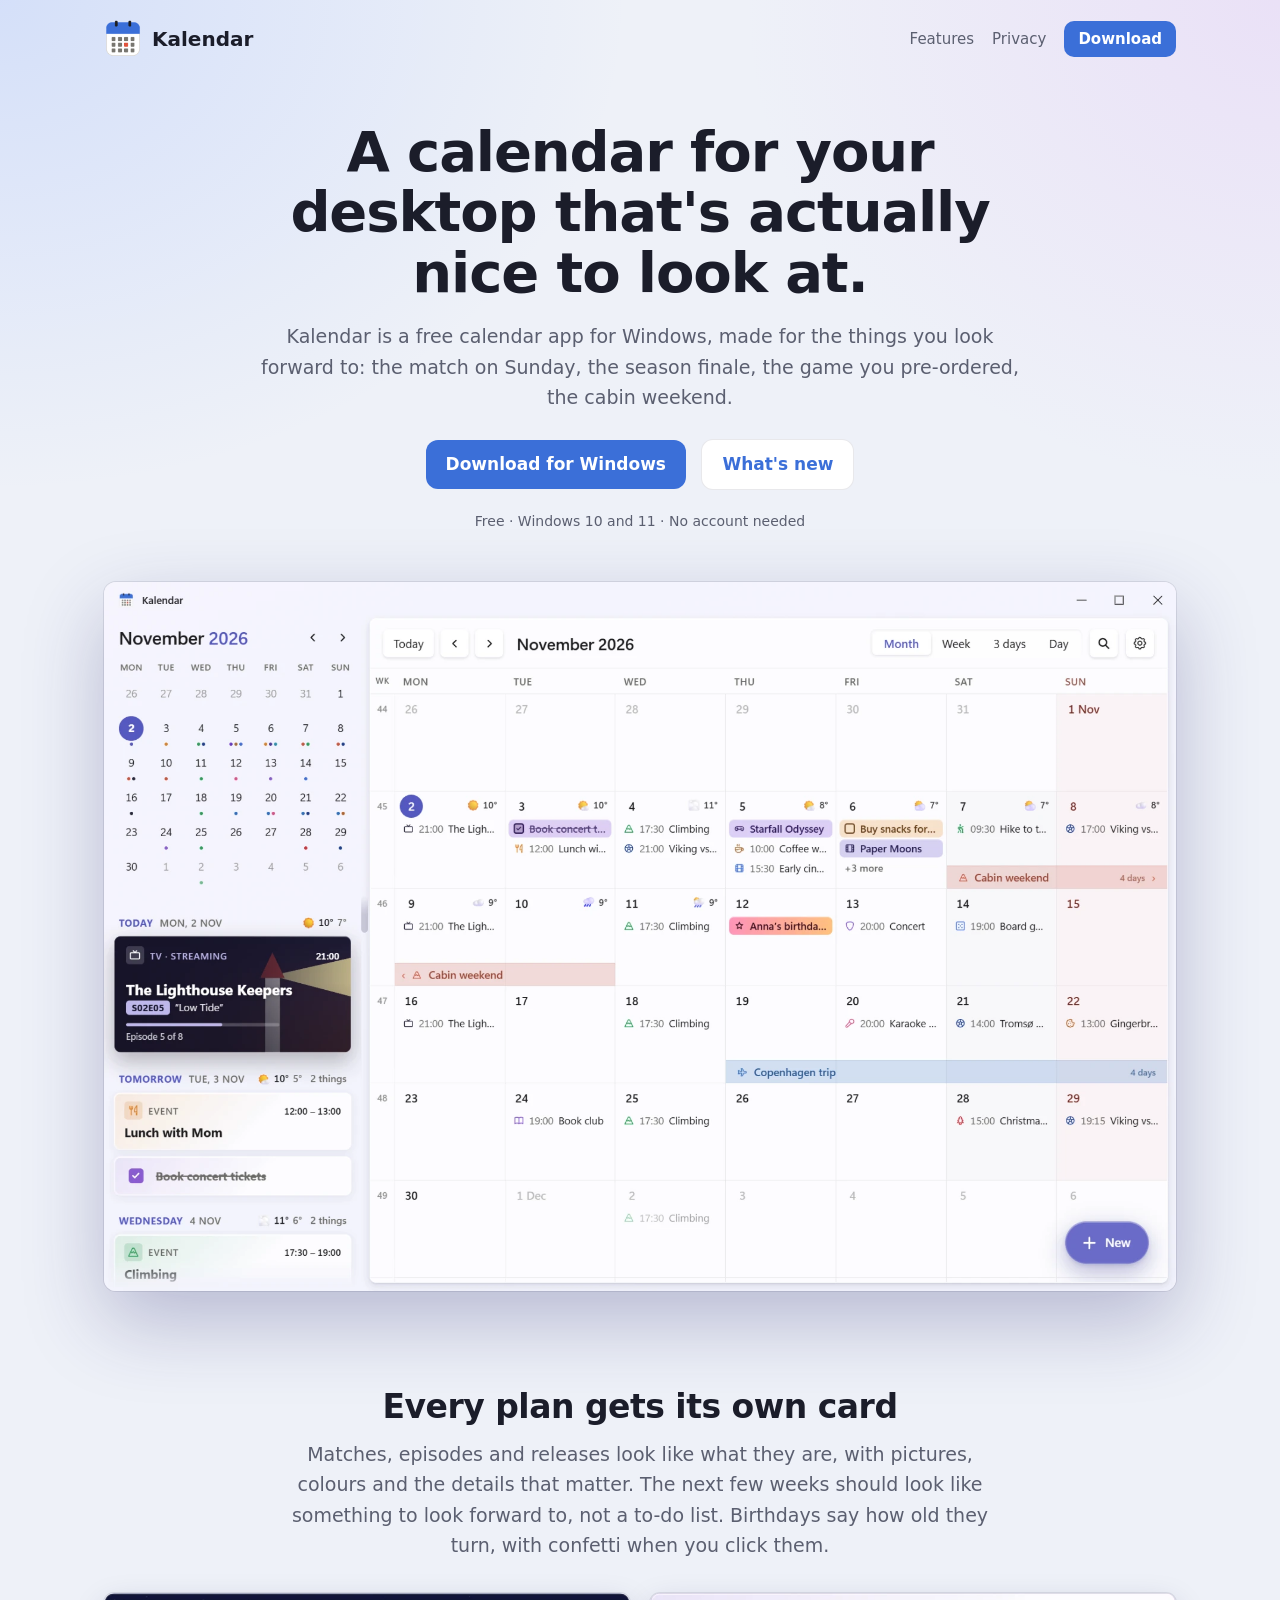
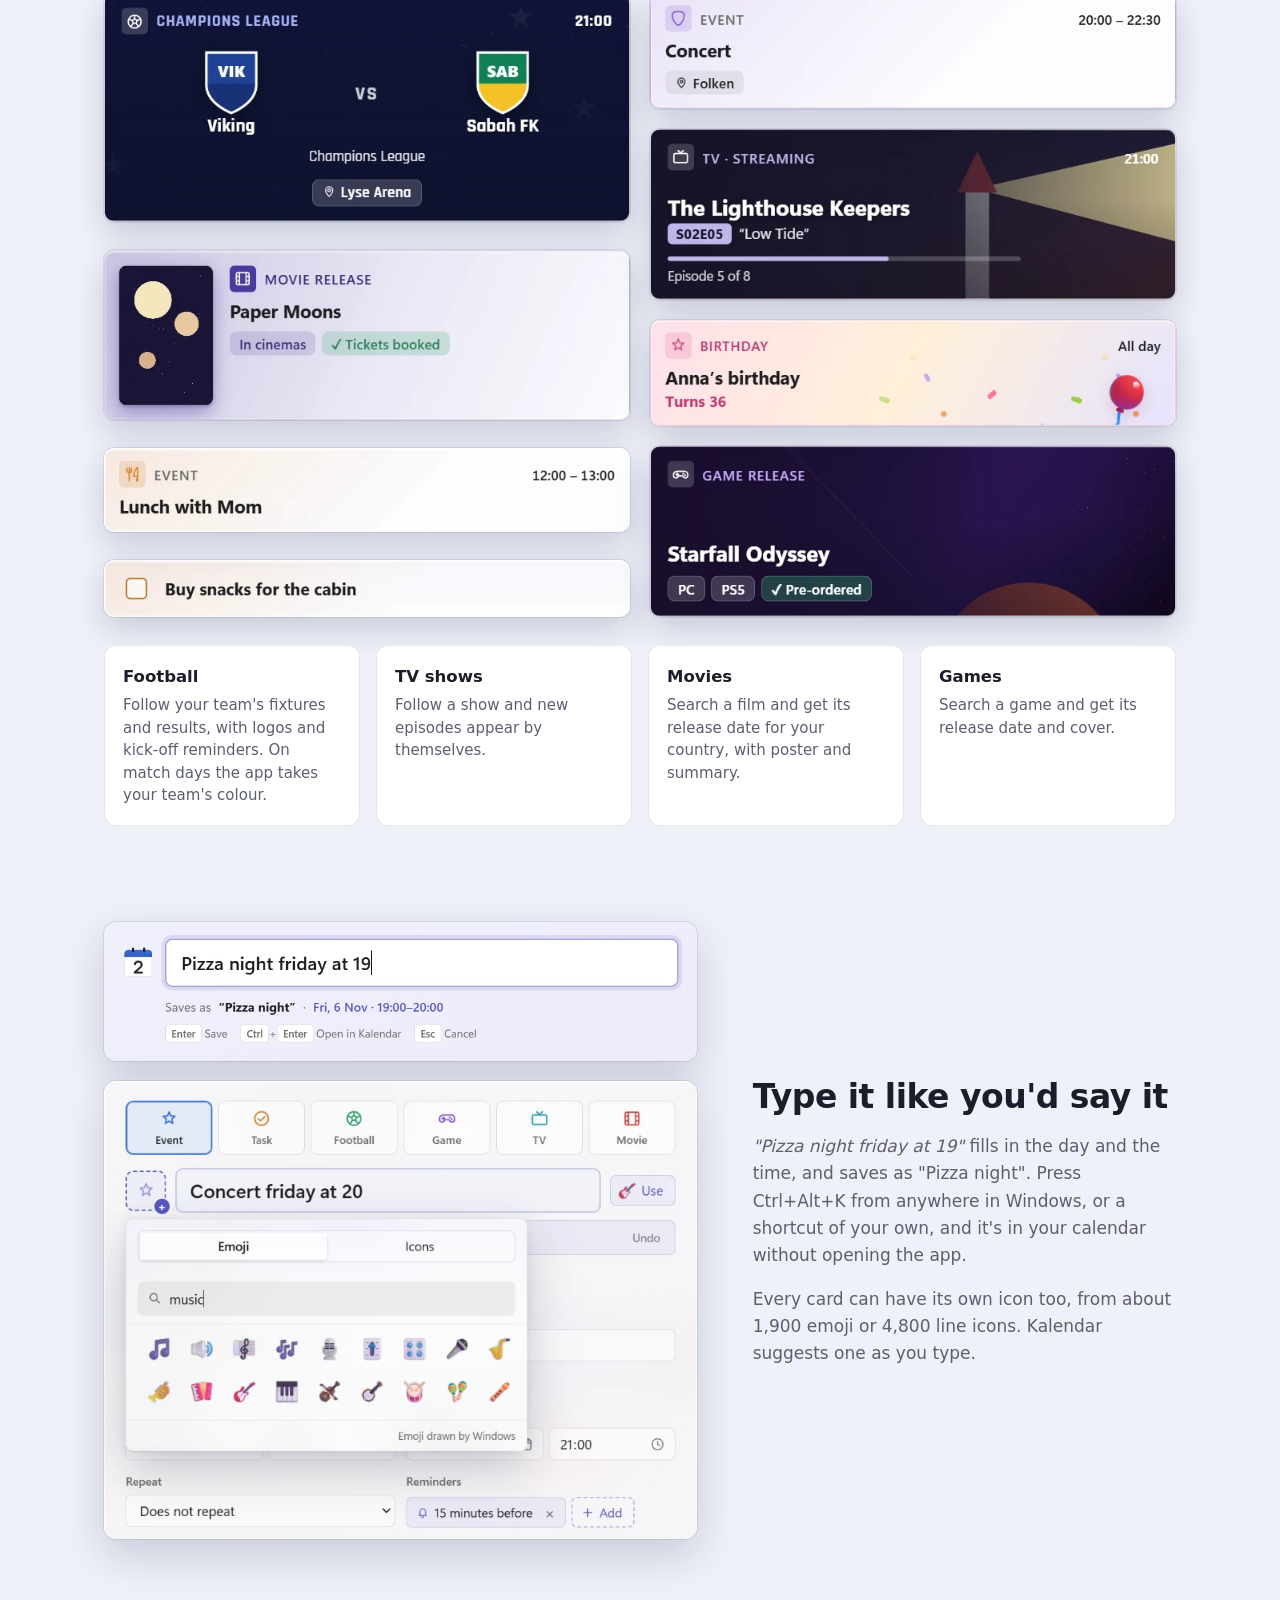
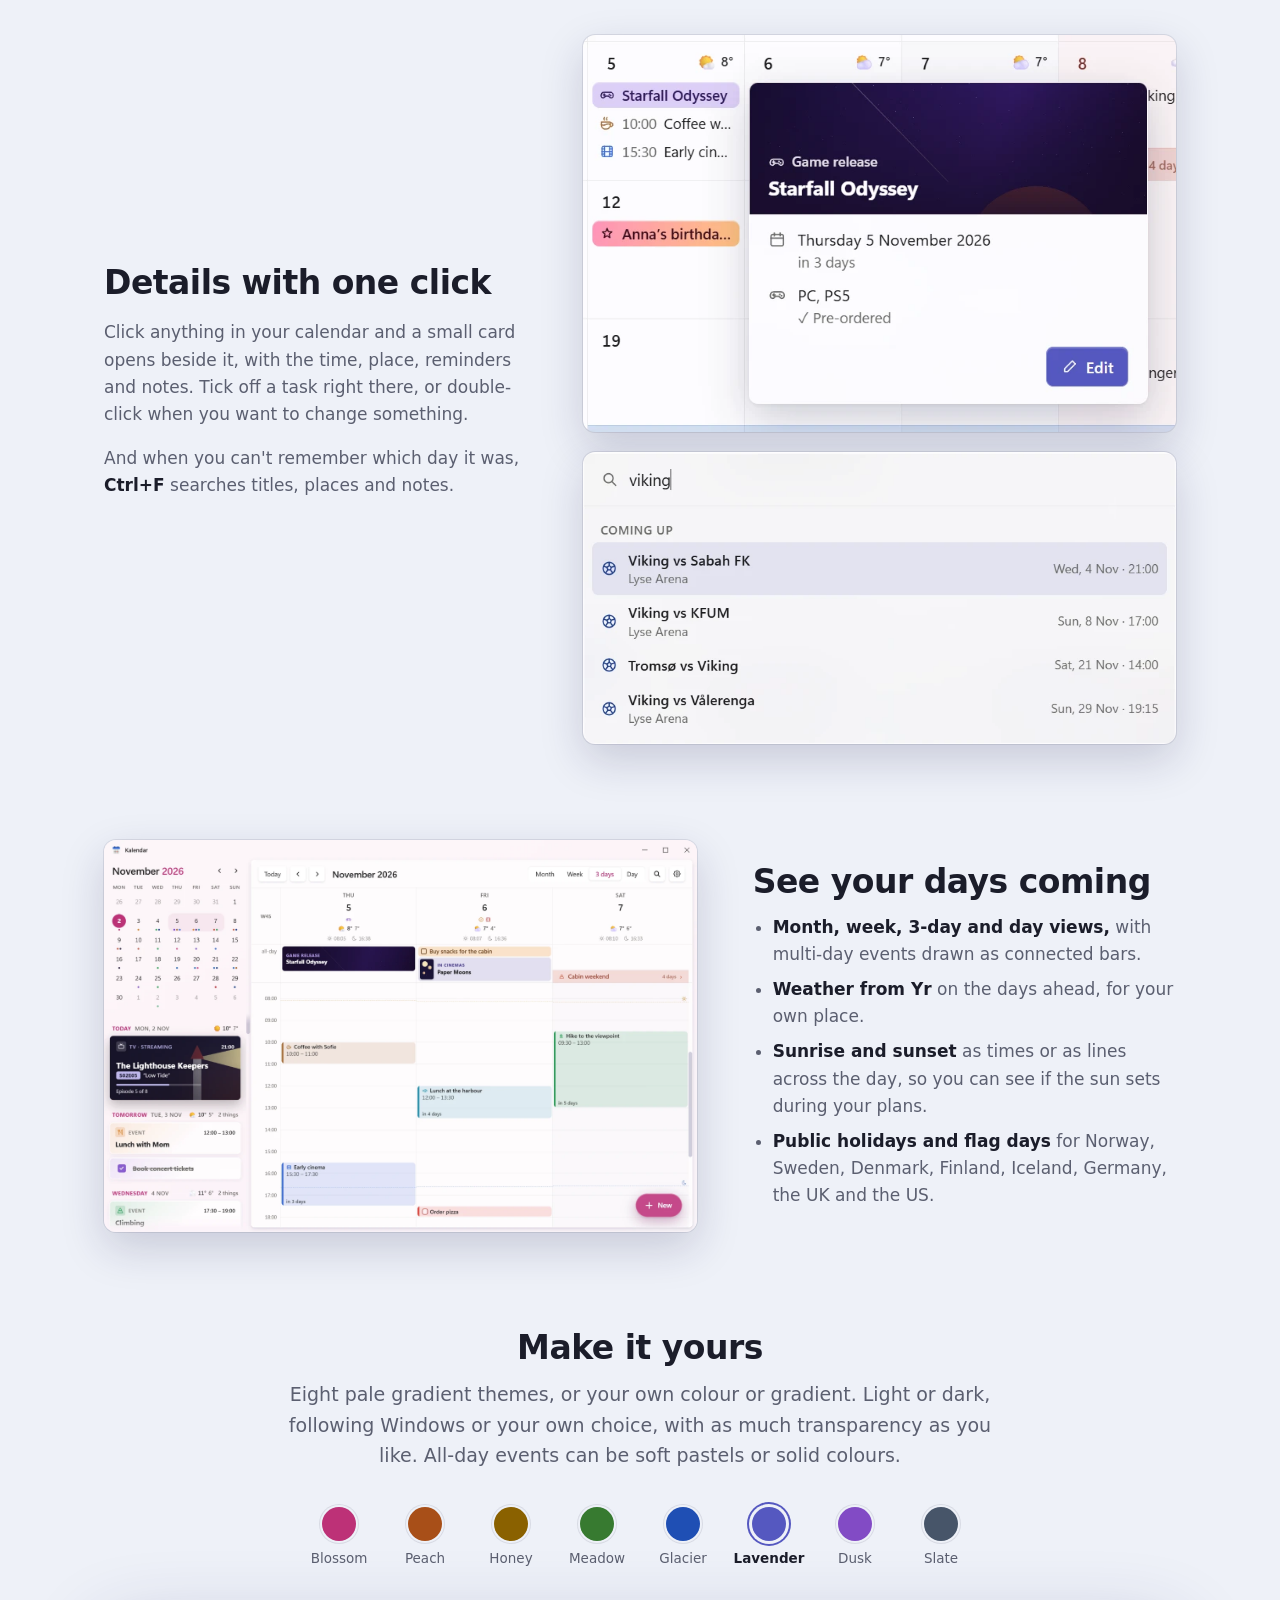
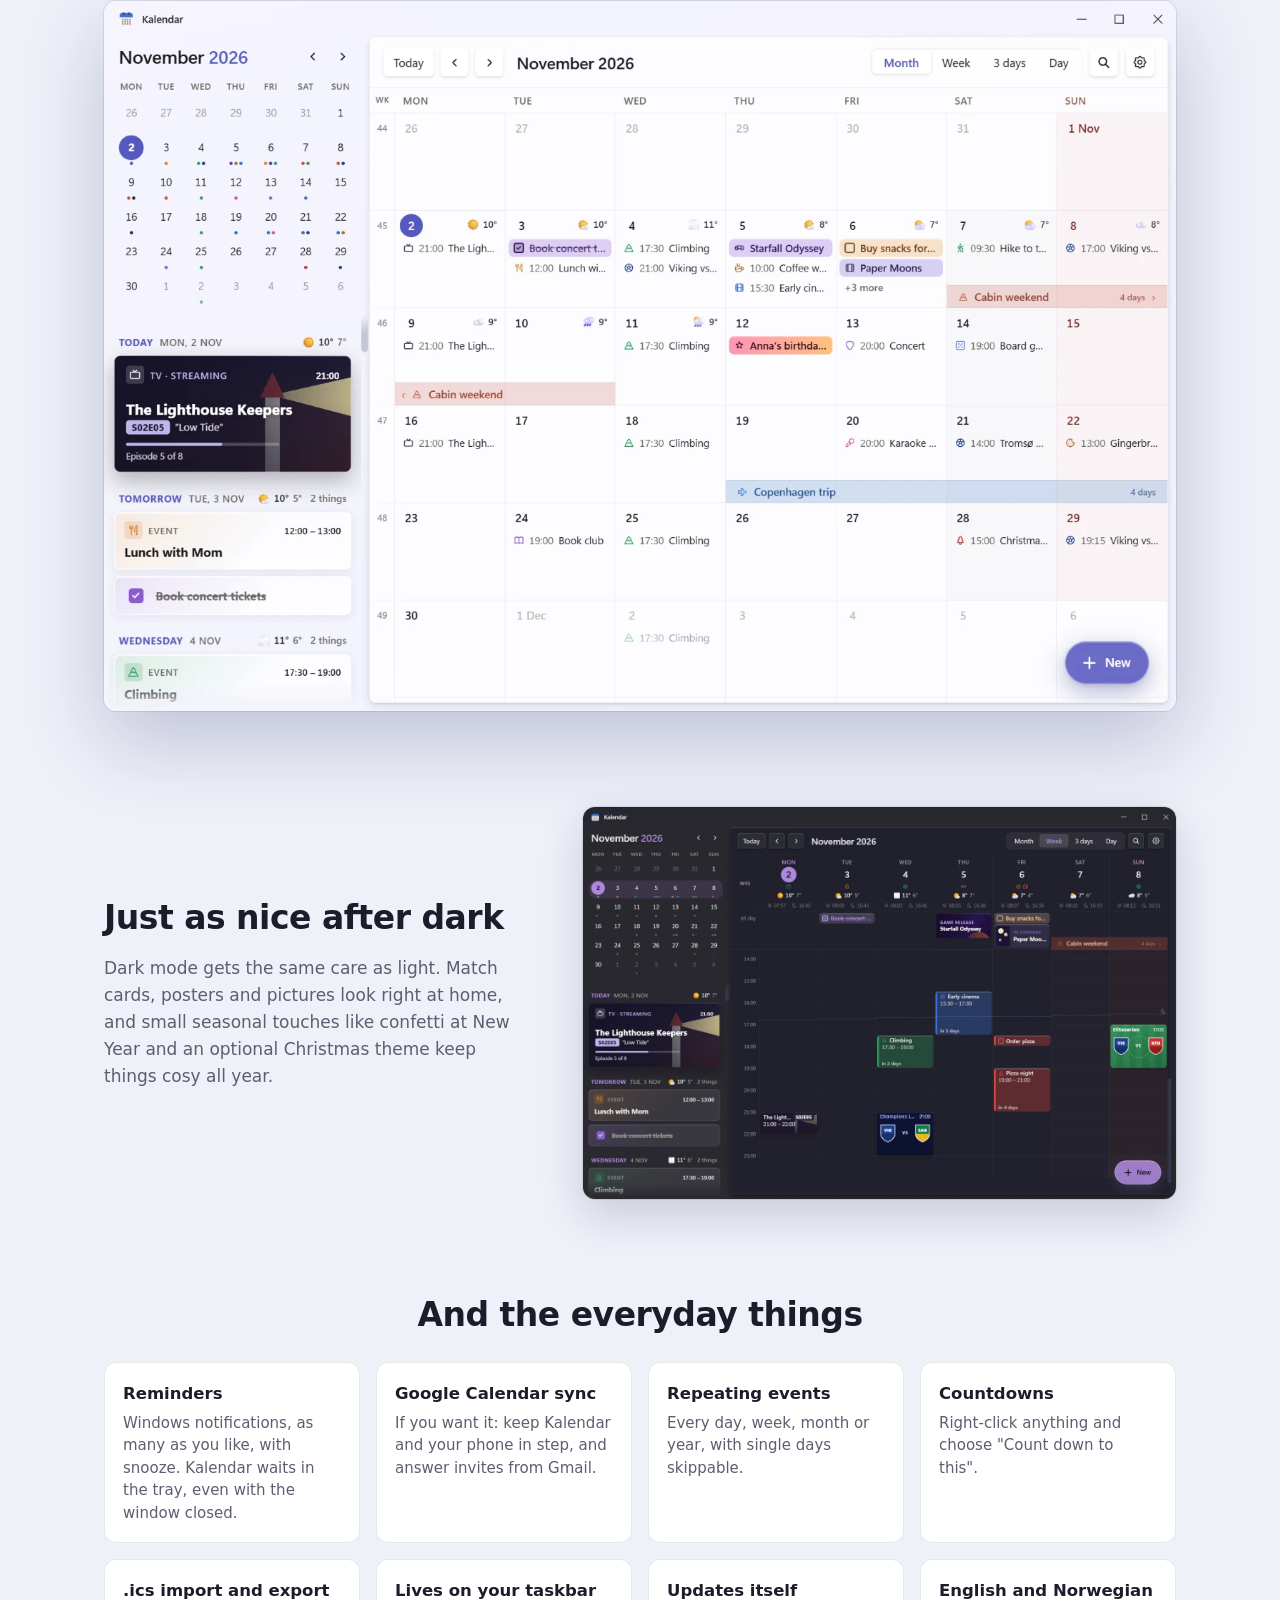
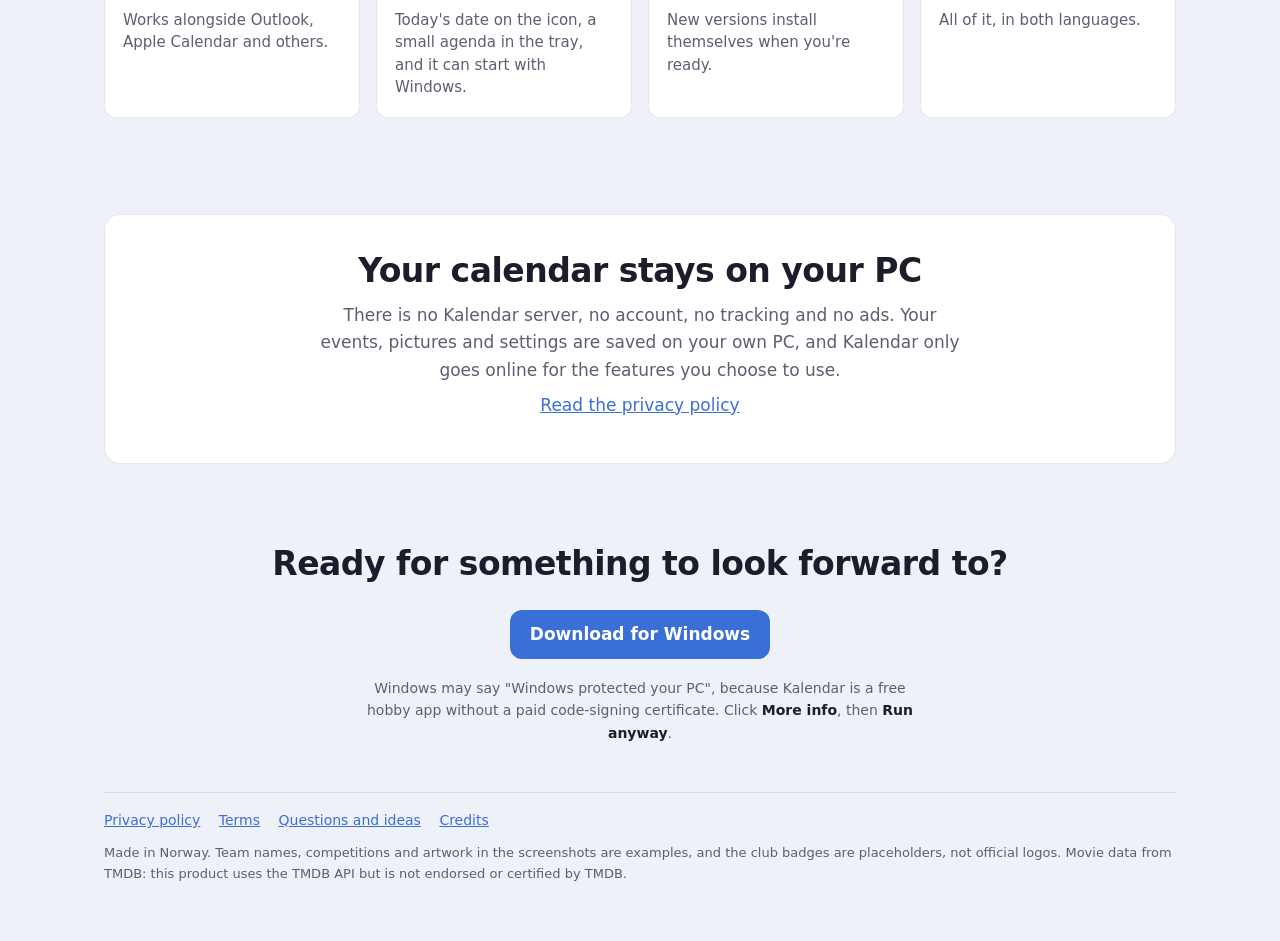
<file: docs/index.html>
<!doctype html>
<html lang="en">
<head>
<meta charset="utf-8">
<meta name="viewport" content="width=device-width, initial-scale=1">
<title>Kalendar: a calendar for the things you look forward to</title>
<meta name="description" content="Kalendar is a free calendar for your Windows desktop, with football matches, TV episodes, movie and game releases, birthdays and Google Calendar sync.">
<link rel="icon" href="icon.png">
<link rel="stylesheet" href="style.css">
</head>
<body class="home">
<div class="wrap">
  <nav class="top">
    <a class="brand" href="./"><img src="icon.png" alt="">Kalendar</a>
    <span class="top-links">
      <a href="#features">Features</a>
      <a href="#private">Privacy</a>
      <a class="btn small" href="https://github.com/ecnot/kalendar/releases/latest">Download</a>
    </span>
  </nav>

  <section class="hero">
    <h1>A calendar for your desktop that's actually nice to look at.</h1>
    <p class="lead">Kalendar is a free calendar app for Windows, made for the things you look forward to: the match on Sunday, the season finale, the game you pre-ordered, the cabin weekend.</p>
    <p class="cta">
      <a class="btn" href="https://github.com/ecnot/kalendar/releases/latest">Download for Windows</a>
      <a class="btn ghost" href="https://github.com/ecnot/kalendar/releases">What's new</a>
    </p>
    <p class="note">Free · Windows 10 and 11 · No account needed</p>
  </section>

  <picture>
    <source srcset="shot-month-dark.webp" media="(prefers-color-scheme: dark)">
    <img class="shot window hero-shot" src="shot-month.webp" width="1800" height="1191" alt="Kalendar's month view, with an agenda of cards beside it">
  </picture>

  <section class="block center">
    <h2>Every plan gets its own card</h2>
    <p class="lead">Matches, episodes and releases look like what they are, with pictures, colours and the details that matter. The next few weeks should look like something to look forward to, not a to-do list. Birthdays say how old they turn, with confetti when you click them.</p>
    <div class="cards">
      <div class="col">
        <img src="card-match.webp" loading="lazy" width="657" height="286" alt="A Champions League match card with both team logos and the stadium">
        <picture><source srcset="card-movie-dark.webp" media="(prefers-color-scheme: dark)"><img src="card-movie.webp" loading="lazy" width="657" height="212" alt="A movie card with a poster and tickets booked"></picture>
        <picture><source srcset="card-event-dark.webp" media="(prefers-color-scheme: dark)"><img src="card-event.webp" loading="lazy" width="657" height="104" alt="A plain event card for lunch"></picture>
        <picture><source srcset="card-task-dark.webp" media="(prefers-color-scheme: dark)"><img src="card-task.webp" loading="lazy" width="657" height="71" alt="A task card with a box to tick"></picture>
      </div>
      <div class="col">
        <picture><source srcset="card-concert-dark.webp" media="(prefers-color-scheme: dark)"><img src="card-concert.webp" loading="lazy" width="657" height="146" alt="An event card for a concert, with its place"></picture>
        <img src="card-tv.webp" loading="lazy" width="657" height="213" alt="A TV episode card with season, episode and progress through the season">
        <picture><source srcset="card-birthday-dark.webp" media="(prefers-color-scheme: dark)"><img src="card-birthday.webp" loading="lazy" width="657" height="133" alt="A birthday card that says how old they turn"></picture>
        <img src="card-game.webp" loading="lazy" width="657" height="213" alt="A game release card with platforms and a pre-ordered mark">
      </div>
    </div>
    <div id="features" class="grid left">
      <div class="tile"><h3>Football</h3><p>Follow your team's fixtures and results, with logos and kick-off reminders. On match days the app takes your team's colour.</p></div>
      <div class="tile"><h3>TV shows</h3><p>Follow a show and new episodes appear by themselves.</p></div>
      <div class="tile"><h3>Movies</h3><p>Search a film and get its release date for your country, with poster and summary.</p></div>
      <div class="tile"><h3>Games</h3><p>Search a game and get its release date and cover.</p></div>
    </div>
  </section>

  <section class="row flip">
    <div>
      <h2>Type it like you'd say it</h2>
      <p><em>"Pizza night friday at 19"</em> fills in the day and the time, and saves as "Pizza night". Press Ctrl+Alt+K from anywhere in Windows, or a shortcut of your own, and it's in your calendar without opening the app.</p>
      <p>Every card can have its own icon too, from about 1,900 emoji or 4,800 line icons. Kalendar suggests one as you type.</p>
    </div>
    <div class="stack">
      <img class="shot" src="shot-quick.webp" loading="lazy" width="960" height="225" alt="The quick add window understanding 'Pizza night friday at 19'">
      <img class="shot" src="shot-editor.webp" loading="lazy" width="800" height="619" alt="The event editor with the icon picker open, showing music emoji">
    </div>
  </section>

  <section class="row">
    <div>
      <h2>Details with one click</h2>
      <p>Click anything in your calendar and a small card opens beside it, with the time, place, reminders and notes. Tick off a task right there, or double-click when you want to change something.</p>
      <p>And when you can't remember which day it was, <strong>Ctrl+F</strong> searches titles, places and notes.</p>
    </div>
    <div class="stack">
      <img class="shot" src="shot-peek.webp" loading="lazy" width="758" height="507" alt="A details card open beside a game release in the month view">
      <img class="shot" src="shot-search.webp" loading="lazy" width="840" height="414" alt="Search results for 'viking', listing the coming matches">
    </div>
  </section>

  <section class="row flip">
    <div>
      <h2>See your days coming</h2>
      <ul>
        <li><strong>Month, week, 3-day and day views,</strong> with multi-day events drawn as connected bars.</li>
        <li><strong>Weather from Yr</strong> on the days ahead, for your own place.</li>
        <li><strong>Sunrise and sunset</strong> as times or as lines across the day, so you can see if the sun sets during your plans.</li>
        <li><strong>Public holidays and flag days</strong> for Norway, Sweden, Denmark, Finland, Iceland, Germany, the UK and the US.</li>
      </ul>
    </div>
    <img class="shot window" src="shot-3day.webp" loading="lazy" width="1400" height="926" alt="The 3-day view with weather, sunrise and sunset lines">
  </section>

  <section class="block center">
    <h2>Make it yours</h2>
    <p class="lead">Eight pale gradient themes, or your own colour or gradient. Light or dark, following Windows or your own choice, with as much transparency as you like. All-day events can be soft pastels or solid colours.</p>
    <div class="themer">
      <div class="theme-picks" role="group" aria-label="Try a theme">
        <button type="button" data-theme="blossom" aria-pressed="false" style="--hl: #bd3177"><span class="dot"></span>Blossom</button>
        <button type="button" data-theme="peach" aria-pressed="false" style="--hl: #a84f18"><span class="dot"></span>Peach</button>
        <button type="button" data-theme="honey" aria-pressed="false" style="--hl: #8a6100"><span class="dot"></span>Honey</button>
        <button type="button" data-theme="meadow" aria-pressed="false" style="--hl: #377a30"><span class="dot"></span>Meadow</button>
        <button type="button" data-theme="glacier" aria-pressed="false" style="--hl: #1f4fb4"><span class="dot"></span>Glacier</button>
        <button type="button" data-theme="lavender" aria-pressed="true" style="--hl: #5558c0"><span class="dot"></span>Lavender</button>
        <button type="button" data-theme="dusk" aria-pressed="false" style="--hl: #824bc5"><span class="dot"></span>Dusk</button>
        <button type="button" data-theme="slate" aria-pressed="false" style="--hl: #475569"><span class="dot"></span>Slate</button>
      </div>
      <div class="theme-stage">
        <img data-theme="blossom" src="theme-blossom.webp" loading="lazy" width="1500" height="993" alt="">
        <img data-theme="peach" src="theme-peach.webp" loading="lazy" width="1500" height="993" alt="">
        <img data-theme="honey" src="theme-honey.webp" loading="lazy" width="1500" height="993" alt="">
        <img data-theme="meadow" src="theme-meadow.webp" loading="lazy" width="1500" height="993" alt="">
        <img data-theme="glacier" src="theme-glacier.webp" loading="lazy" width="1500" height="993" alt="">
        <img class="on" data-theme="lavender" src="theme-lavender.webp" width="1500" height="993" alt="Kalendar in the Lavender theme">
        <img data-theme="dusk" src="theme-dusk.webp" loading="lazy" width="1500" height="993" alt="">
        <img data-theme="slate" src="theme-slate.webp" loading="lazy" width="1500" height="993" alt="">
      </div>
    </div>
  </section>

  <section class="row">
    <div>
      <h2>Just as nice after dark</h2>
      <p>Dark mode gets the same care as light. Match cards, posters and pictures look right at home, and small seasonal touches like confetti at New Year and an optional Christmas theme keep things cosy all year.</p>
    </div>
    <img class="shot window" src="shot-week-dark.webp" loading="lazy" width="1400" height="926" alt="The week view in dark mode with matches, a game release and a movie">
  </section>

  <section class="block">
    <h2 class="center">And the everyday things</h2>
    <div class="grid">
      <div class="tile"><h3>Reminders</h3><p>Windows notifications, as many as you like, with snooze. Kalendar waits in the tray, even with the window closed.</p></div>
      <div class="tile"><h3>Google Calendar sync</h3><p>If you want it: keep Kalendar and your phone in step, and answer invites from Gmail.</p></div>
      <div class="tile"><h3>Repeating events</h3><p>Every day, week, month or year, with single days skippable.</p></div>
      <div class="tile"><h3>Countdowns</h3><p>Right-click anything and choose "Count down to this".</p></div>
      <div class="tile"><h3>.ics import and export</h3><p>Works alongside Outlook, Apple Calendar and others.</p></div>
      <div class="tile"><h3>Lives on your taskbar</h3><p>Today's date on the icon, a small agenda in the tray, and it can start with Windows.</p></div>
      <div class="tile"><h3>Updates itself</h3><p>New versions install themselves when you're ready.</p></div>
      <div class="tile"><h3>English and Norwegian</h3><p>All of it, in both languages.</p></div>
    </div>
  </section>

  <section id="private" class="private">
    <h2>Your calendar stays on your PC</h2>
    <p>There is no Kalendar server, no account, no tracking and no ads. Your events, pictures and settings are saved on your own PC, and Kalendar only goes online for the features you choose to use.</p>
    <p><a href="privacy.html">Read the privacy policy</a></p>
  </section>

  <section class="final center">
    <h2>Ready for something to look forward to?</h2>
    <p class="cta"><a class="btn" href="https://github.com/ecnot/kalendar/releases/latest">Download for Windows</a></p>
    <p class="note">Windows may say "Windows protected your PC", because Kalendar is a free hobby app without a paid code-signing certificate. Click <strong>More info</strong>, then <strong>Run anyway</strong>.</p>
  </section>

  <footer>
    <a href="privacy.html">Privacy policy</a>
    <a href="terms.html">Terms</a>
    <a href="https://github.com/ecnot/kalendar/issues">Questions and ideas</a>
    <a href="https://github.com/ecnot/kalendar#credits">Credits</a>
    <p>Made in Norway. Team names, competitions and artwork in the screenshots are examples, and the club badges are placeholders, not official logos. Movie data from TMDB: this product uses the TMDB API but is not endorsed or certified by TMDB.</p>
  </footer>
</div>
<script src="site.js" defer></script>
</body>
</html>
</file>
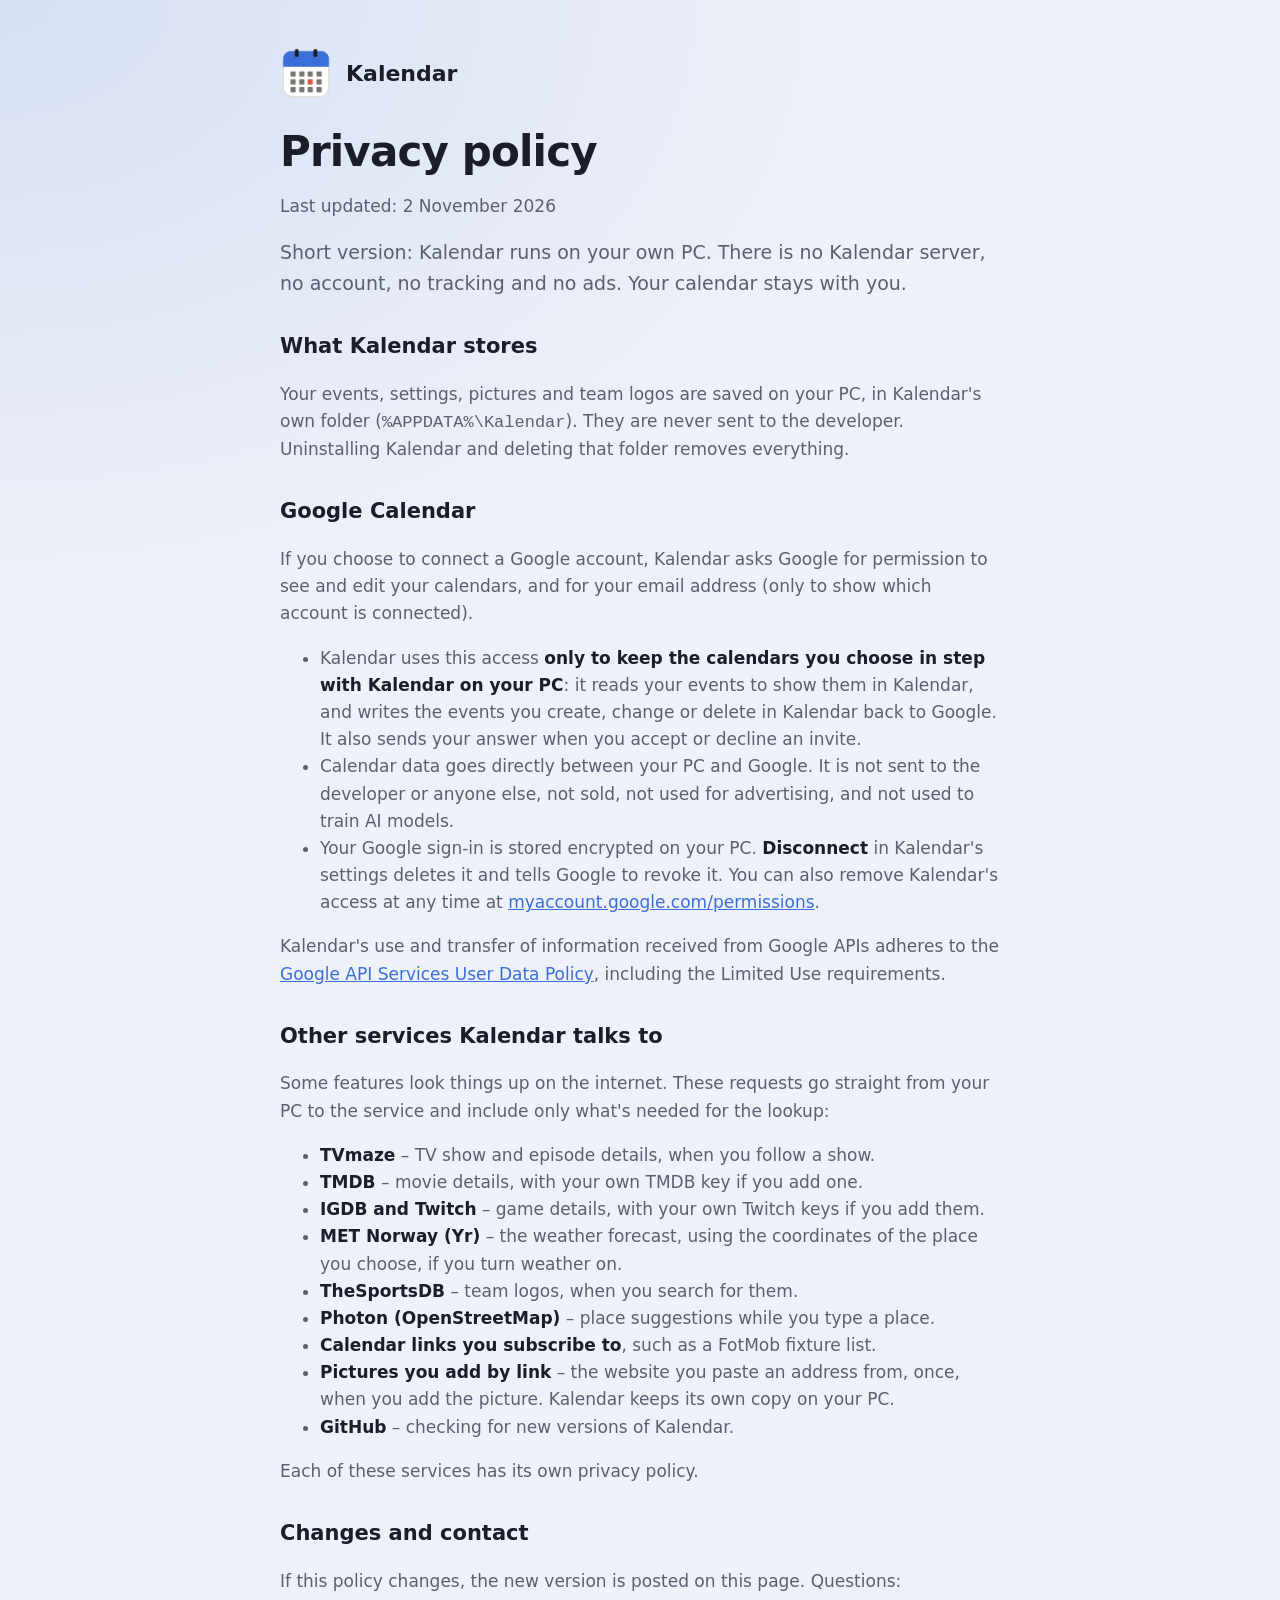
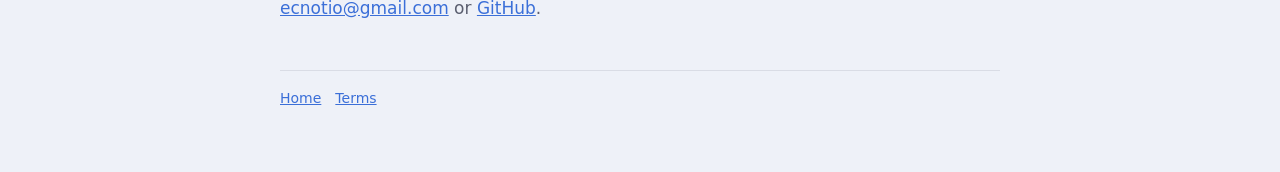
<file: docs/privacy.html>
<!doctype html>
<html lang="en">
<head>
<meta charset="utf-8">
<meta name="viewport" content="width=device-width, initial-scale=1">
<title>Kalendar privacy policy</title>
<link rel="icon" href="icon.png">
<link rel="stylesheet" href="style.css">
</head>
<body>
<main>
  <header><img src="icon.png" alt=""><a href="./">Kalendar</a></header>
  <h1>Privacy policy</h1>
  <p>Last updated: 2 November 2026</p>

  <p class="lead">Short version: Kalendar runs on your own PC. There is no Kalendar server, no account, no tracking and no ads. Your calendar stays with you.</p>

  <h2>What Kalendar stores</h2>
  <p>Your events, settings, pictures and team logos are saved on your PC, in Kalendar's own folder (<code>%APPDATA%\Kalendar</code>). They are never sent to the developer. Uninstalling Kalendar and deleting that folder removes everything.</p>

  <h2>Google Calendar</h2>
  <p>If you choose to connect a Google account, Kalendar asks Google for permission to see and edit your calendars, and for your email address (only to show which account is connected).</p>
  <ul>
    <li>Kalendar uses this access <strong>only to keep the calendars you choose in step with Kalendar on your PC</strong>: it reads your events to show them in Kalendar, and writes the events you create, change or delete in Kalendar back to Google. It also sends your answer when you accept or decline an invite.</li>
    <li>Calendar data goes directly between your PC and Google. It is not sent to the developer or anyone else, not sold, not used for advertising, and not used to train AI models.</li>
    <li>Your Google sign-in is stored encrypted on your PC. <strong>Disconnect</strong> in Kalendar's settings deletes it and tells Google to revoke it. You can also remove Kalendar's access at any time at <a href="https://myaccount.google.com/permissions">myaccount.google.com/permissions</a>.</li>
  </ul>
  <p>Kalendar's use and transfer of information received from Google APIs adheres to the <a href="https://developers.google.com/terms/api-services-user-data-policy">Google API Services User Data Policy</a>, including the Limited Use requirements.</p>

  <h2>Other services Kalendar talks to</h2>
  <p>Some features look things up on the internet. These requests go straight from your PC to the service and include only what's needed for the lookup:</p>
  <ul>
    <li><strong>TVmaze</strong> – TV show and episode details, when you follow a show.</li>
    <li><strong>TMDB</strong> – movie details, with your own TMDB key if you add one.</li>
    <li><strong>IGDB and Twitch</strong> – game details, with your own Twitch keys if you add them.</li>
    <li><strong>MET Norway (Yr)</strong> – the weather forecast, using the coordinates of the place you choose, if you turn weather on.</li>
    <li><strong>TheSportsDB</strong> – team logos, when you search for them.</li>
    <li><strong>Photon (OpenStreetMap)</strong> – place suggestions while you type a place.</li>
    <li><strong>Calendar links you subscribe to</strong>, such as a FotMob fixture list.</li>
    <li><strong>Pictures you add by link</strong> – the website you paste an address from, once, when you add the picture. Kalendar keeps its own copy on your PC.</li>
    <li><strong>GitHub</strong> – checking for new versions of Kalendar.</li>
  </ul>
  <p>Each of these services has its own privacy policy.</p>

  <h2>Changes and contact</h2>
  <p>If this policy changes, the new version is posted on this page. Questions: <a href="mailto:ecnotio@gmail.com">ecnotio@gmail.com</a> or <a href="https://github.com/ecnot/kalendar/issues">GitHub</a>.</p>

  <footer><a href="./">Home</a><a href="terms.html">Terms</a></footer>
</main>
</body>
</html>
</file>
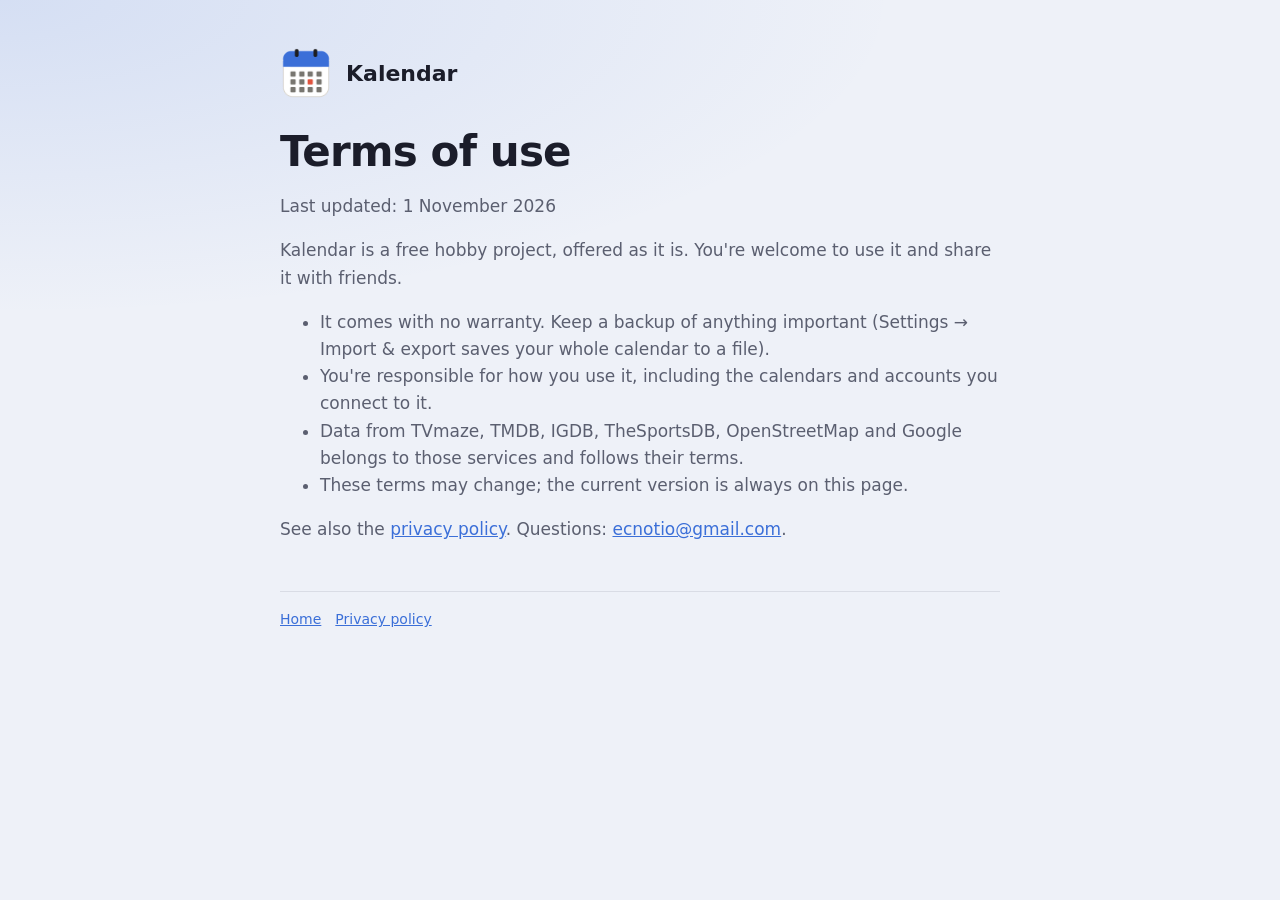
<file: docs/terms.html>
<!doctype html>
<html lang="en">
<head>
<meta charset="utf-8">
<meta name="viewport" content="width=device-width, initial-scale=1">
<title>Kalendar terms</title>
<link rel="icon" href="icon.png">
<link rel="stylesheet" href="style.css">
</head>
<body>
<main>
  <header><img src="icon.png" alt=""><a href="./">Kalendar</a></header>
  <h1>Terms of use</h1>
  <p>Last updated: 1 November 2026</p>
  <p>Kalendar is a free hobby project, offered as it is. You're welcome to use it and share it with friends.</p>
  <ul>
    <li>It comes with no warranty. Keep a backup of anything important (Settings → Import &amp; export saves your whole calendar to a file).</li>
    <li>You're responsible for how you use it, including the calendars and accounts you connect to it.</li>
    <li>Data from TVmaze, TMDB, IGDB, TheSportsDB, OpenStreetMap and Google belongs to those services and follows their terms.</li>
    <li>These terms may change; the current version is always on this page.</li>
  </ul>
  <p>See also the <a href="privacy.html">privacy policy</a>. Questions: <a href="mailto:ecnotio@gmail.com">ecnotio@gmail.com</a>.</p>
  <footer><a href="./">Home</a><a href="privacy.html">Privacy policy</a></footer>
</main>
</body>
</html>
</file>
<file: docs/style.css>
:root {
  --ink: #1b1d2a; --muted: #5b5f70; --accent: #3b6fd8; --line: rgba(30, 30, 60, .1);
  --bg: #eef1f8; --card: #ffffff;
}
@media (prefers-color-scheme: dark) {
  :root { --ink: #ecedf3; --muted: #a3a6b4; --accent: #7aa2ff; --line: rgba(255, 255, 255, .1); --bg: #16171d; --card: #1f2029; }
}
* { box-sizing: border-box; }
body {
  margin: 0; font: 17px/1.6 Inter, "Segoe UI", system-ui, sans-serif; color: var(--ink);
  background: radial-gradient(100% 50% at 0% 0%, color-mix(in srgb, var(--accent) 14%, transparent), transparent 70%), var(--bg);
  min-height: 100vh;
}
main { max-width: 760px; margin: 0 auto; padding: 48px 20px 64px; }
header { display: flex; align-items: center; gap: 14px; margin-bottom: 28px; }
header img { width: 52px; height: 52px; }
header a { color: inherit; text-decoration: none; font-weight: 700; font-size: 22px; }
h1 { font-size: clamp(30px, 6vw, 42px); line-height: 1.15; letter-spacing: -.02em; margin: 0 0 12px; }
h2 { font-size: 21px; margin: 32px 0 8px; }
p, li { color: var(--muted); }
strong { color: var(--ink); }
a { color: var(--accent); }
.lead { font-size: 19px; }
.shot { width: 100%; border-radius: 16px; box-shadow: 0 20px 50px rgba(20, 25, 60, .18); margin: 28px 0; display: block; }
.btn {
  display: inline-block; background: var(--accent); color: #fff; text-decoration: none; font-weight: 600;
  padding: 11px 20px; border-radius: 12px; margin: 6px 8px 6px 0;
}
.btn.ghost { background: var(--card); color: var(--accent); border: 1px solid var(--line); }
.card { background: var(--card); border: 1px solid var(--line); border-radius: 16px; padding: 4px 22px 14px; margin: 18px 0; }
footer { margin-top: 48px; font-size: 14px; color: var(--muted); border-top: 1px solid var(--line); padding-top: 16px; }
footer a { margin-right: 14px; }

/* The front page. The privacy and terms pages only use the rules above. */
html { scroll-behavior: smooth; }
body.home {
  background:
    radial-gradient(70% 700px at 0% 0%, color-mix(in srgb, #7aa2ff 22%, transparent), transparent 70%),
    radial-gradient(60% 700px at 100% 0%, color-mix(in srgb, #d58cf0 16%, transparent), transparent 70%),
    var(--bg);
}
.wrap { max-width: 1120px; margin: 0 auto; padding: 0 24px 56px; }
.top { display: flex; align-items: center; justify-content: space-between; gap: 16px; padding: 20px 0; }
.brand { display: flex; align-items: center; gap: 10px; color: inherit; text-decoration: none; font-weight: 700; font-size: 20px; }
.brand img { width: 38px; height: 38px; }
.top-links { display: flex; align-items: center; gap: 18px; font-size: 15px; }
.top-links a:not(.btn) { color: var(--muted); text-decoration: none; }
.top-links a:not(.btn):hover { color: var(--ink); }
.btn.small { margin: 0; padding: 6px 14px; border-radius: 10px; font-size: 15px; }
.hero { max-width: 780px; margin: 0 auto; padding: 44px 0 36px; text-align: center; }
.hero h1 { font-size: clamp(34px, 6vw, 56px); line-height: 1.08; margin-bottom: 18px; }
.lead { margin-top: 0; }
.cta { margin: 20px 0 4px; }
.cta .btn { margin: 6px 5px; }
.note { font-size: 14px; }
.home .shot { background: #f4f3fc; display: block; width: 100%; height: auto; margin: 0; border-radius: 12px; box-shadow: 0 0 0 1px var(--line), 0 16px 44px rgba(30, 30, 80, .18); }
.home .hero-shot { box-shadow: 0 0 0 1px var(--line), 0 30px 80px rgba(40, 40, 110, .28); }
.center { text-align: center; }
.block { margin-top: 96px; }
.block > .lead { max-width: 720px; margin-left: auto; margin-right: auto; }
.home h2 { margin: 0 0 12px; font-size: clamp(25px, 3.4vw, 33px); line-height: 1.2; letter-spacing: -.015em; }
.home h3 { margin: 0 0 4px; font-size: 16.5px; }
.home ul { margin: 0; padding-left: 20px; }
.home li + li { margin-top: 8px; }
.cards { display: grid; grid-template-columns: repeat(2, minmax(0, 1fr)); gap: 20px; margin-top: 32px; text-align: left; }
.cards .col { display: flex; flex-direction: column; justify-content: space-between; gap: 20px; }
.cards img { display: block; width: 100%; height: auto; border-radius: 10px; background: var(--card); box-shadow: 0 0 0 1px var(--line), 0 12px 32px rgba(30, 30, 80, .18); }
.row { display: grid; grid-template-columns: 5fr 7fr; gap: 56px; align-items: center; margin-top: 96px; }
.row.flip > :first-child { order: 2; }
.row.flip { grid-template-columns: 7fr 5fr; }
.stack { display: flex; flex-direction: column; gap: 20px; }
.themer { margin-top: 28px; }
.theme-picks { display: none; flex-wrap: wrap; justify-content: center; gap: 6px 4px; margin-bottom: 24px; }
.js .theme-picks { display: flex; }
.theme-picks button {
  display: flex; flex-direction: column; align-items: center; gap: 7px; width: 82px; padding: 8px 2px;
  border: 0; border-radius: 10px; background: none; color: var(--muted); font: inherit; font-size: 13.5px; font-weight: 500; cursor: pointer;
}
.theme-picks button:hover { color: var(--ink); }
.theme-picks button:focus-visible { outline: 2px solid var(--accent); outline-offset: 1px; }
.theme-picks .dot { width: 34px; height: 34px; border-radius: 50%; background: var(--hl); box-shadow: 0 0 0 2px var(--bg), 0 0 0 3px var(--line); transition: box-shadow .15s ease, transform .15s ease; }
.theme-picks button:hover .dot { transform: scale(1.08); }
.theme-picks button[aria-pressed="true"] { color: var(--ink); font-weight: 700; }
.theme-picks button[aria-pressed="true"] .dot { box-shadow: 0 0 0 3px var(--bg), 0 0 0 5px var(--hl); }
.theme-stage { position: relative; aspect-ratio: 1500 / 993; border-radius: 12px; overflow: hidden; background: #f4f3fc; box-shadow: 0 0 0 1px var(--line), 0 30px 80px rgba(40, 40, 110, .24); }
.theme-stage img { position: absolute; inset: 0; width: 100%; height: 100%; opacity: 0; }
.theme-stage img.under { z-index: 1; opacity: 1; }
.theme-stage img.on { z-index: 2; opacity: 1; transition: opacity .35s ease; }
@media (prefers-reduced-motion: reduce) { .theme-stage img.on, .theme-picks .dot { transition: none; } }
.grid.left { text-align: left; }
.grid { display: grid; grid-template-columns: repeat(4, 1fr); gap: 16px; margin-top: 28px; }
.tile { padding: 18px; border: 1px solid var(--line); border-radius: 12px; background: var(--card); }
.tile p { margin: 0; font-size: 15px; line-height: 1.5; }
.private { margin-top: 96px; padding: 36px; border: 1px solid var(--line); border-radius: 16px; background: var(--card); text-align: center; }
.private p { max-width: 640px; margin: 8px auto; }
.final { margin-top: 80px; }
.final .note { max-width: 560px; margin: 12px auto 0; }
.home footer p { margin: 12px 0 0; font-size: 13px; }
@media (max-width: 860px) {
  .wrap { padding: 0 16px 40px; }
  .hero { padding-top: 20px; }
  .row, .row.flip { grid-template-columns: minmax(0, 1fr); gap: 24px; margin-top: 64px; }
  .row.flip > :first-child { order: 0; }
  .block, .private { margin-top: 64px; }
  .private { padding: 24px 18px; }
  .cards { grid-template-columns: minmax(0, 1fr); }
  .grid { grid-template-columns: repeat(2, minmax(0, 1fr)); gap: 14px; }
  .theme-picks button { width: 72px; }
  .top-links a:not(.btn) { display: none; }
}
</file>
